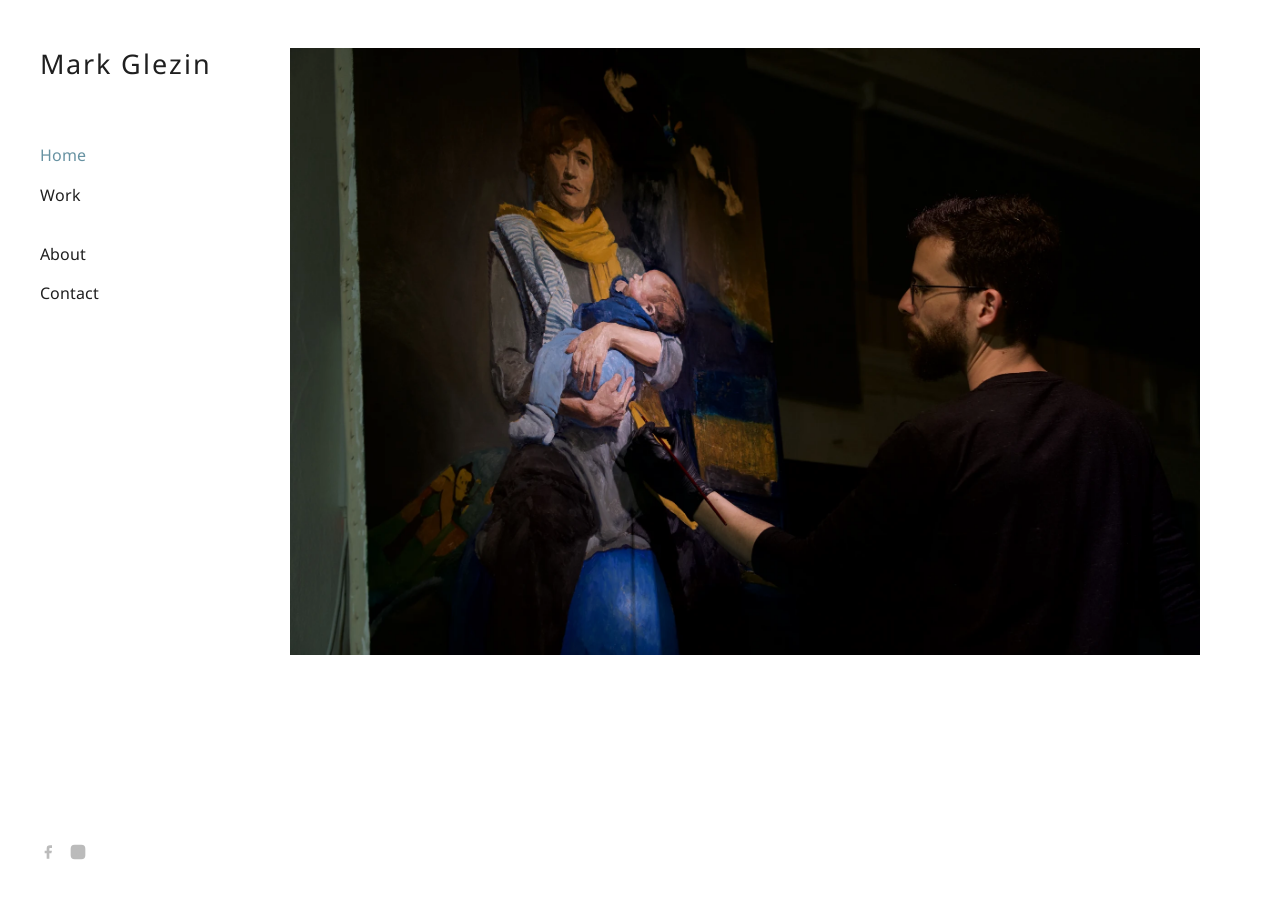
<file: site/index.html>
<!DOCTYPE html>
<html lang="en">
<head>
  <meta charset="UTF-8">
  <meta name="viewport" content="width=device-width, initial-scale=1.0">
  <title>Mark Glezin — Contemporary Figurative Painter | Tel Aviv</title>
  <meta name="description" content="Mark Glezin is a contemporary figurative painter based in Tel Aviv, Israel. Explore original oil paintings, portraits, landscapes, and watercolors. Available for commissions and exhibitions worldwide.">
  <meta name="keywords" content="Mark Glezin, figurative painter, contemporary art, oil paintings, portraits, Tel Aviv artist, Israeli art, fine art, commission portrait">
  <link rel="canonical" href="https://www.markglezin.com/">

  <!-- Open Graph -->
  <meta property="og:type" content="website">
  <meta property="og:title" content="Mark Glezin — Contemporary Figurative Painter">
  <meta property="og:description" content="Contemporary figurative painter based in Tel Aviv. Oil paintings, portraits, landscapes, and watercolors.">
  <meta property="og:image" content="https://www.markglezin.com/images/hero.webp">
  <meta property="og:url" content="https://www.markglezin.com/">
  <meta property="og:site_name" content="Mark Glezin">

  <!-- Twitter Card -->
  <meta name="twitter:card" content="summary_large_image">
  <meta name="twitter:title" content="Mark Glezin — Contemporary Figurative Painter">
  <meta name="twitter:description" content="Contemporary figurative painter based in Tel Aviv, Israel.">
  <meta name="twitter:image" content="https://www.markglezin.com/images/hero.webp">

  <link rel="preconnect" href="https://fonts.googleapis.com">
  <link rel="preconnect" href="https://fonts.gstatic.com" crossorigin>
  <link rel="icon" href="favicon.svg" type="image/svg+xml">
  <link rel="icon" href="favicon.ico" sizes="32x32">
  <link rel="apple-touch-icon" href="apple-touch-icon.png">
  <meta name="theme-color" content="#ffffff">
  <link rel="stylesheet" href="css/style.css">
  <link rel="preload" as="image" href="images/hero.webp">

  <!-- Schema.org structured data -->
  <script type="application/ld+json">
  {
    "@context": "https://schema.org",
    "@type": "Person",
    "name": "Mark Glezin",
    "url": "https://www.markglezin.com",
    "image": "https://www.markglezin.com/images/about.webp",
    "jobTitle": "Figurative Painter",
    "description": "Contemporary figurative painter based in Tel Aviv, Israel, working in oil on panel, oil on canvas, and watercolor.",
    "sameAs": [
      "https://www.facebook.com/MarkGlezinART/",
      "https://www.instagram.com/markglezinart/"
    ],
    "address": {
      "@type": "PostalAddress",
      "addressLocality": "Tel Aviv",
      "addressCountry": "IL"
    },
    "knowsAbout": ["Oil Painting", "Figurative Art", "Portrait Painting", "Watercolor", "Contemporary Art"]
  }
  </script>
</head>
<body>

  <!-- Left Sidebar -->
  <aside class="sidebar">
    <div class="site-title"><a href="/">Mark Glezin</a></div>
    <nav class="sidebar-nav">
      <a href="/" class="active">Home</a>
      <div class="nav-group" id="work-group">
        <span class="nav-label">Work</span>
        <nav class="nav-sub" id="work-sub" aria-label="Work categories"></nav>
      </div>
      <div class="nav-gap"></div>
      <a href="about.html">About</a>
      <a href="contact.html">Contact</a>
    </nav>
    <div class="sidebar-social">
      <a href="https://www.facebook.com/MarkGlezinART/" target="_blank" rel="noopener" aria-label="Facebook">
        <svg viewBox="0 0 24 24"><path d="M18 2h-3a5 5 0 0 0-5 5v3H7v4h3v8h4v-8h3l1-4h-4V7a1 1 0 0 1 1-1h3z"/></svg>
      </a>
      <a href="https://www.instagram.com/markglezinart/" target="_blank" rel="noopener" aria-label="Instagram">
        <svg viewBox="0 0 24 24" fill="none" stroke="currentColor" stroke-width="2"><rect x="2" y="2" width="20" height="20" rx="5" ry="5"/><path d="M16 11.37A4 4 0 1 1 12.63 8 4 4 0 0 1 16 11.37z"/><line x1="17.5" y1="6.5" x2="17.51" y2="6.5"/></svg>
      </a>
    </div>
  </aside>

  <!-- Mobile Header (shown only on small screens) -->
  <div class="mobile-header">
    <div class="mobile-title"><a href="/">Mark Glezin</a></div>
    <button class="hamburger" aria-label="Menu"><span></span><span></span><span></span></button>
  </div>

  <!-- Mobile Nav Overlay -->
  <div class="mobile-nav" role="dialog" aria-label="Navigation">
    <button class="close-btn" aria-label="Close menu">×</button>
    <a href="/" class="active">Home</a>
    <span class="nav-label">Work</span>
    <div class="mobile-sub" id="mobile-work-sub"></div>
    <a href="about.html">About</a>
    <a href="contact.html">Contact</a>
  </div>

  <!-- Main Content -->
  <div class="main">
    <section class="hero">
      <img
        src="images/hero.webp"
        alt="Mark Glezin — Figurative Painter"
        loading="eager"
      >
    </section>
  </div>

  <script src="gallery.js"></script>
  <script>
  // Build Work submenu from gallery data
  (function(){
    if (!window.GALLERY) return;
    var cats = GALLERY.categories || [];
    ['work-sub','mobile-work-sub'].forEach(function(id){
      var el = document.getElementById(id);
      if (!el) return;
      cats.forEach(function(cat){
        var slug = cat.toLowerCase().replace(/\s+/g,'-');
        var a = document.createElement('a');
        a.href = 'works.html#' + slug;
        a.textContent = cat;
        el.appendChild(a);
      });
    });
  })();
  </script>
  <script src="js/main.js"></script>
</body>
</html>
</file>
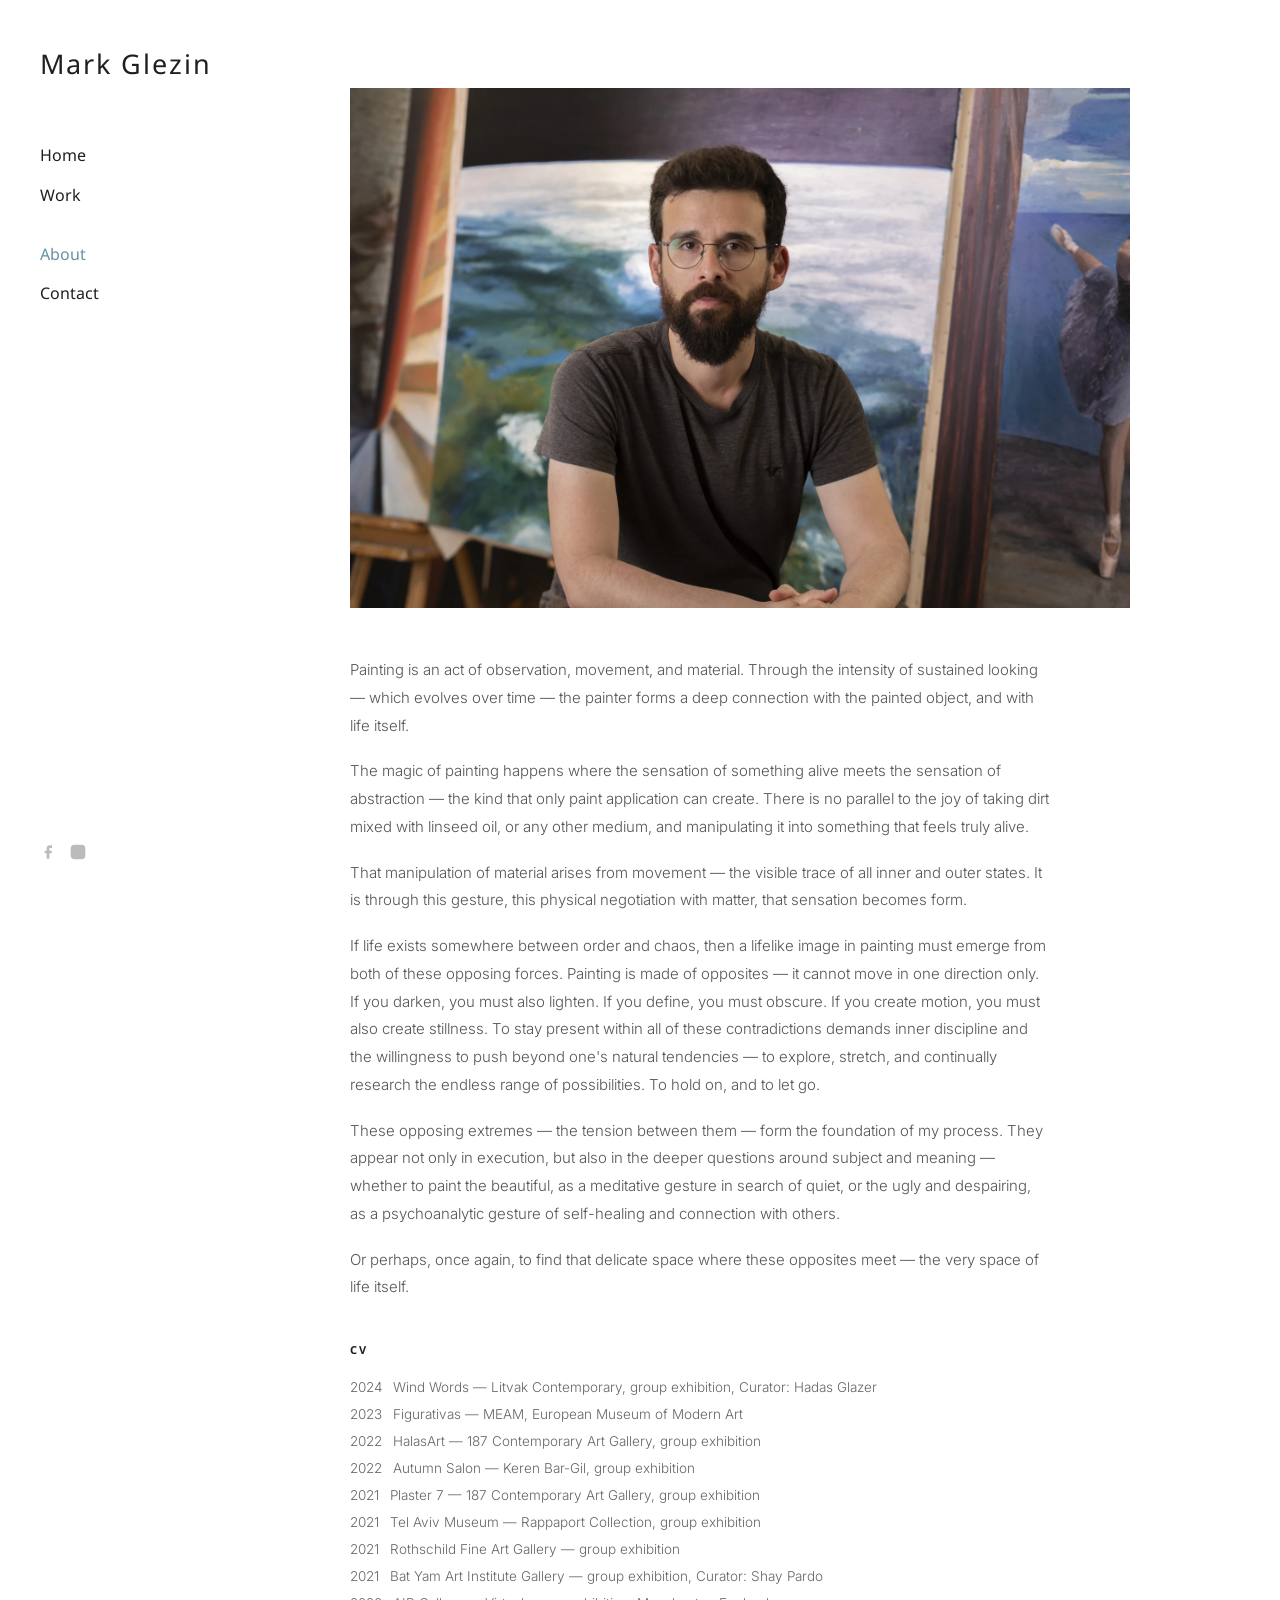
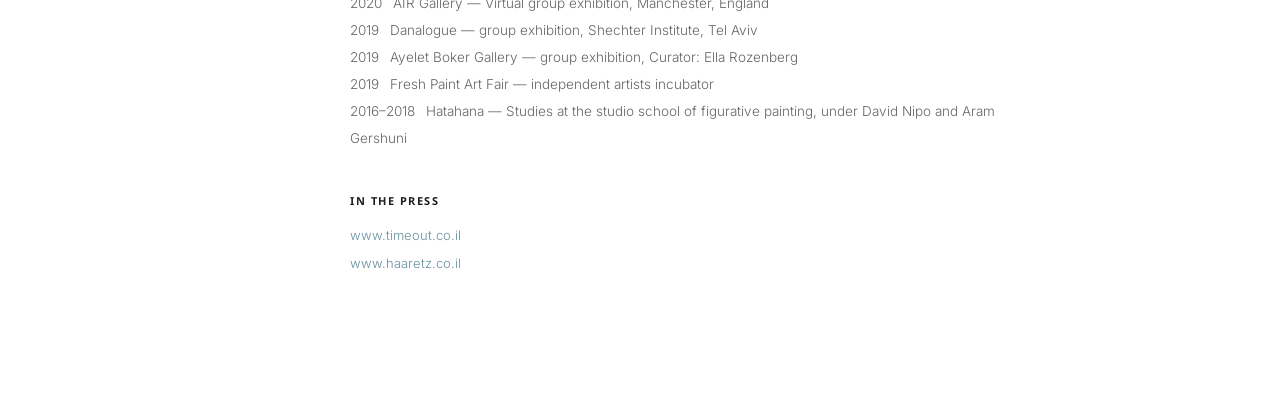
<file: site/about.html>
<!DOCTYPE html>
<html lang="en">
<head>
  <meta charset="UTF-8">
  <meta name="viewport" content="width=device-width, initial-scale=1.0">
  <title>About Mark Glezin — Contemporary Figurative Painter, Tel Aviv</title>
  <meta name="description" content="Learn about Mark Glezin, a contemporary figurative painter working from his studio in Tel Aviv, Israel. Trained in classical techniques, creating portraits, still life, and landscapes in oil and watercolor.">
  <meta name="keywords" content="Mark Glezin biography, figurative artist Tel Aviv, Israeli contemporary painter, oil painter">
  <link rel="canonical" href="https://www.markglezin.com/about.html">

  <!-- Open Graph -->
  <meta property="og:type" content="profile">
  <meta property="og:title" content="About Mark Glezin — Contemporary Figurative Painter">
  <meta property="og:description" content="Contemporary figurative painter working from Tel Aviv, Israel.">
  <meta property="og:image" content="https://www.markglezin.com/images/about.webp">
  <meta property="og:url" content="https://www.markglezin.com/about.html">

  <!-- Twitter Card -->
  <meta name="twitter:card" content="summary_large_image">
  <meta name="twitter:title" content="About Mark Glezin">
  <meta name="twitter:image" content="https://www.markglezin.com/images/about.webp">

  <link rel="preconnect" href="https://fonts.googleapis.com">
  <link rel="preconnect" href="https://fonts.gstatic.com" crossorigin>
  <link rel="icon" href="favicon.svg" type="image/svg+xml">
  <link rel="icon" href="favicon.ico" sizes="32x32">
  <link rel="apple-touch-icon" href="apple-touch-icon.png">
  <meta name="theme-color" content="#ffffff">
  <link rel="stylesheet" href="css/style.css">
</head>
<body>

  <!-- Left Sidebar -->
  <aside class="sidebar">
    <div class="site-title"><a href="/">Mark Glezin</a></div>
    <nav class="sidebar-nav">
      <a href="/">Home</a>
      <div class="nav-group" id="work-group">
        <span class="nav-label">Work</span>
        <nav class="nav-sub" id="work-sub" aria-label="Work categories"></nav>
      </div>
      <div class="nav-gap"></div>
      <a href="about.html" class="active">About</a>
      <a href="contact.html">Contact</a>
    </nav>
    <div class="sidebar-social">
      <a href="https://www.facebook.com/MarkGlezinART/" target="_blank" rel="noopener" aria-label="Facebook">
        <svg viewBox="0 0 24 24"><path d="M18 2h-3a5 5 0 0 0-5 5v3H7v4h3v8h4v-8h3l1-4h-4V7a1 1 0 0 1 1-1h3z"/></svg>
      </a>
      <a href="https://www.instagram.com/markglezinart/" target="_blank" rel="noopener" aria-label="Instagram">
        <svg viewBox="0 0 24 24" fill="none" stroke="currentColor" stroke-width="2"><rect x="2" y="2" width="20" height="20" rx="5" ry="5"/><path d="M16 11.37A4 4 0 1 1 12.63 8 4 4 0 0 1 16 11.37z"/><line x1="17.5" y1="6.5" x2="17.51" y2="6.5"/></svg>
      </a>
    </div>
  </aside>

  <!-- Mobile Header -->
  <div class="mobile-header">
    <div class="mobile-title"><a href="/">Mark Glezin</a></div>
    <button class="hamburger" aria-label="Menu"><span></span><span></span><span></span></button>
  </div>

  <!-- Mobile Nav Overlay -->
  <div class="mobile-nav" role="dialog" aria-label="Navigation">
    <button class="close-btn" aria-label="Close menu">×</button>
    <a href="/">Home</a>
    <span class="nav-label">Work</span>
    <div class="mobile-sub" id="mobile-work-sub"></div>
    <a href="about.html" class="active">About</a>
    <a href="contact.html">Contact</a>
  </div>

  <!-- Main Content -->
  <div class="main">
    <div class="about-page">

      <div class="about-photo">
        <img
          src="images/about.webp"
          alt="Mark Glezin in the studio"
          loading="eager"
        >
      </div>

      <div class="about-text">

        <p>Painting is an act of observation, movement, and material. Through the intensity of sustained looking — which evolves over time — the painter forms a deep connection with the painted object, and with life itself.</p>

        <p>The magic of painting happens where the sensation of something alive meets the sensation of abstraction — the kind that only paint application can create. There is no parallel to the joy of taking dirt mixed with linseed oil, or any other medium, and manipulating it into something that feels truly alive.</p>

        <p>That manipulation of material arises from movement — the visible trace of all inner and outer states. It is through this gesture, this physical negotiation with matter, that sensation becomes form.</p>

        <p>If life exists somewhere between order and chaos, then a lifelike image in painting must emerge from both of these opposing forces. Painting is made of opposites — it cannot move in one direction only. If you darken, you must also lighten. If you define, you must obscure. If you create motion, you must also create stillness. To stay present within all of these contradictions demands inner discipline and the willingness to push beyond one's natural tendencies — to explore, stretch, and continually research the endless range of possibilities. To hold on, and to let go.</p>

        <p>These opposing extremes — the tension between them — form the foundation of my process. They appear not only in execution, but also in the deeper questions around subject and meaning — whether to paint the beautiful, as a meditative gesture in search of quiet, or the ugly and despairing, as a psychoanalytic gesture of self-healing and connection with others.</p>

        <p>Or perhaps, once again, to find that delicate space where these opposites meet — the very space of life itself.</p>

        <div class="section-label">CV</div>
        <ul class="cv-list">
          <li>2024 &ensp;Wind Words — Litvak Contemporary, group exhibition, Curator: Hadas Glazer</li>
          <li>2023 &ensp;Figurativas — MEAM, European Museum of Modern Art</li>
          <li>2022 &ensp;HalasArt — 187 Contemporary Art Gallery, group exhibition</li>
          <li>2022 &ensp;Autumn Salon — Keren Bar-Gil, group exhibition</li>
          <li>2021 &ensp;Plaster 7 — 187 Contemporary Art Gallery, group exhibition</li>
          <li>2021 &ensp;Tel Aviv Museum — Rappaport Collection, group exhibition</li>
          <li>2021 &ensp;Rothschild Fine Art Gallery — group exhibition</li>
          <li>2021 &ensp;Bat Yam Art Institute Gallery — group exhibition, Curator: Shay Pardo</li>
          <li>2020 &ensp;AIR Gallery — Virtual group exhibition, Manchester, England</li>
          <li>2019 &ensp;Danalogue — group exhibition, Shechter Institute, Tel Aviv</li>
          <li>2019 &ensp;Ayelet Boker Gallery — group exhibition, Curator: Ella Rozenberg</li>
          <li>2019 &ensp;Fresh Paint Art Fair — independent artists incubator</li>
          <li>2016–2018 &ensp;Hatahana — Studies at the studio school of figurative painting, under David Nipo and Aram Gershuni</li>
        </ul>

        <div class="section-label">In the Press</div>
        <div class="press-links">
          <a href="https://www.timeout.co.il" target="_blank" rel="noopener">www.timeout.co.il</a>
          <a href="https://www.haaretz.co.il" target="_blank" rel="noopener">www.haaretz.co.il</a>
        </div>

      </div>
    </div>
  </div>

  <script src="gallery.js"></script>
  <script>
  // Build Work submenu from gallery data
  (function(){
    if (!window.GALLERY) return;
    var cats = GALLERY.categories || [];
    ['work-sub','mobile-work-sub'].forEach(function(id){
      var el = document.getElementById(id);
      if (!el) return;
      cats.forEach(function(cat){
        var slug = cat.toLowerCase().replace(/\s+/g,'-');
        var a = document.createElement('a');
        a.href = 'works.html#' + slug;
        a.textContent = cat;
        el.appendChild(a);
      });
    });
  })();
  </script>
  <script src="js/main.js"></script>
</body>
</html>
</file>
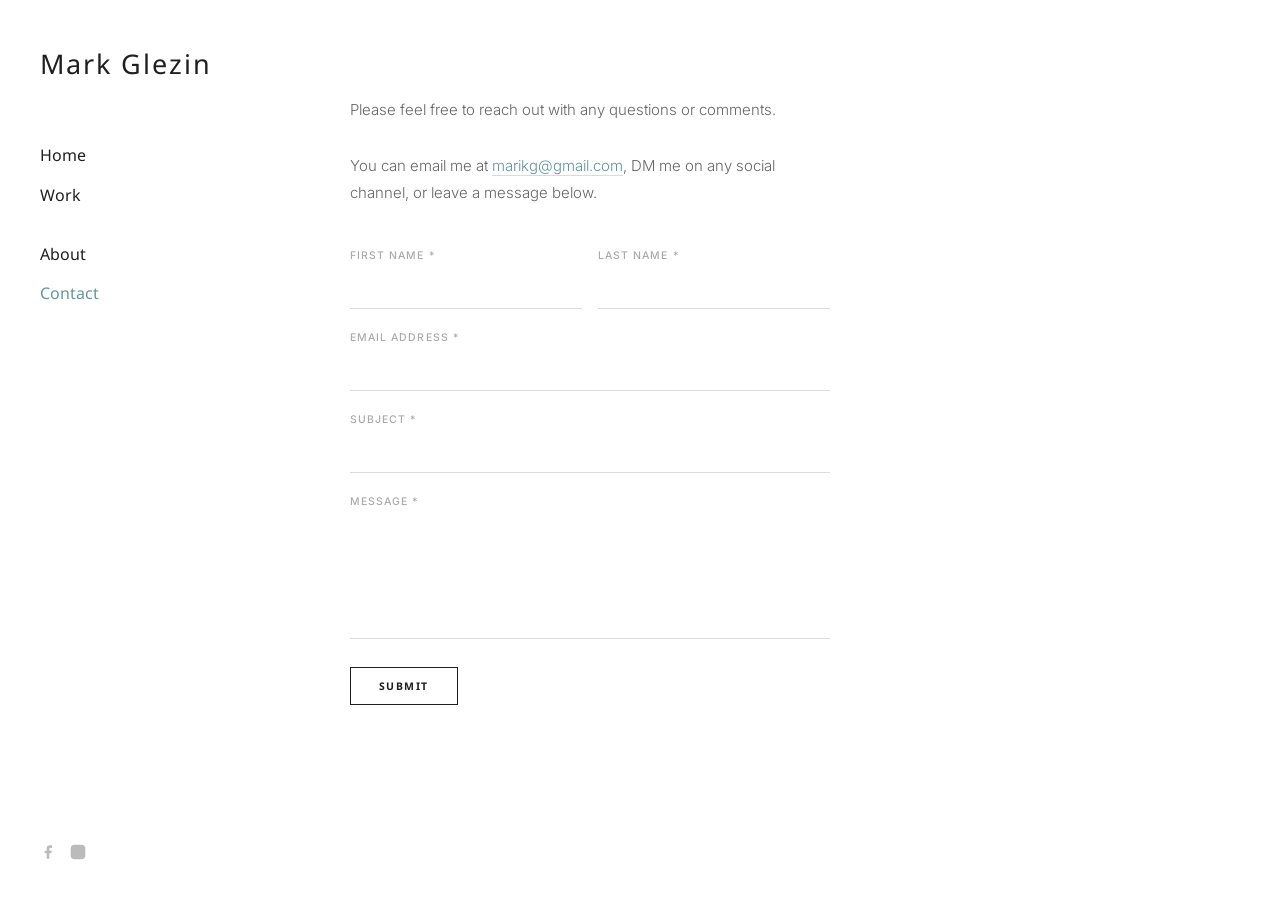
<file: site/contact.html>
<!DOCTYPE html>
<html lang="en">
<head>
  <meta charset="UTF-8">
  <meta name="viewport" content="width=device-width, initial-scale=1.0">
  <title>Contact Mark Glezin — Commissions, Exhibitions &amp; Inquiries</title>
  <meta name="description" content="Contact figurative painter Mark Glezin for commissions, exhibition inquiries, gallery representation, or to purchase original paintings. Based in Tel Aviv, available worldwide.">
  <meta name="keywords" content="contact Mark Glezin, commission portrait, buy figurative paintings, art inquiry, gallery representation">
  <link rel="canonical" href="https://www.markglezin.com/contact.html">

  <!-- Open Graph -->
  <meta property="og:type" content="website">
  <meta property="og:title" content="Contact Mark Glezin">
  <meta property="og:description" content="Commission portraits, exhibition inquiries, or purchase original figurative paintings.">
  <meta property="og:url" content="https://www.markglezin.com/contact.html">

  <link rel="preconnect" href="https://fonts.googleapis.com">
  <link rel="preconnect" href="https://fonts.gstatic.com" crossorigin>
  <link rel="icon" href="favicon.svg" type="image/svg+xml">
  <link rel="icon" href="favicon.ico" sizes="32x32">
  <link rel="apple-touch-icon" href="apple-touch-icon.png">
  <meta name="theme-color" content="#ffffff">
  <link rel="stylesheet" href="css/style.css">
</head>
<body>

  <!-- Left Sidebar -->
  <aside class="sidebar">
    <div class="site-title"><a href="/">Mark Glezin</a></div>
    <nav class="sidebar-nav">
      <a href="/">Home</a>
      <div class="nav-group" id="work-group">
        <span class="nav-label">Work</span>
        <nav class="nav-sub" id="work-sub" aria-label="Work categories"></nav>
      </div>
      <div class="nav-gap"></div>
      <a href="about.html">About</a>
      <a href="contact.html" class="active">Contact</a>
    </nav>
    <div class="sidebar-social">
      <a href="https://www.facebook.com/MarkGlezinART/" target="_blank" rel="noopener" aria-label="Facebook">
        <svg viewBox="0 0 24 24"><path d="M18 2h-3a5 5 0 0 0-5 5v3H7v4h3v8h4v-8h3l1-4h-4V7a1 1 0 0 1 1-1h3z"/></svg>
      </a>
      <a href="https://www.instagram.com/markglezinart/" target="_blank" rel="noopener" aria-label="Instagram">
        <svg viewBox="0 0 24 24" fill="none" stroke="currentColor" stroke-width="2"><rect x="2" y="2" width="20" height="20" rx="5" ry="5"/><path d="M16 11.37A4 4 0 1 1 12.63 8 4 4 0 0 1 16 11.37z"/><line x1="17.5" y1="6.5" x2="17.51" y2="6.5"/></svg>
      </a>
    </div>
  </aside>

  <!-- Mobile Header -->
  <div class="mobile-header">
    <div class="mobile-title"><a href="/">Mark Glezin</a></div>
    <button class="hamburger" aria-label="Menu"><span></span><span></span><span></span></button>
  </div>

  <!-- Mobile Nav Overlay -->
  <div class="mobile-nav" role="dialog" aria-label="Navigation">
    <button class="close-btn" aria-label="Close menu">×</button>
    <a href="/">Home</a>
    <span class="nav-label">Work</span>
    <div class="mobile-sub" id="mobile-work-sub"></div>
    <a href="about.html">About</a>
    <a href="contact.html" class="active">Contact</a>
  </div>

  <!-- Main Content -->
  <div class="main">
    <div class="contact-page">
      <p class="contact-intro">
        Please feel free to reach out with any questions or comments.<br><br>
        You can email me at <a href="mailto:marikg@gmail.com">marikg@gmail.com</a>,
        DM me on any social channel, or leave a message below.
      </p>

      <form
        id="contact-form"
        class="contact-form"
        data-endpoint="https://formspree.io/f/xgopvqlb"
        novalidate
      >
        <div class="form-row">
          <div class="form-group">
            <label for="first-name">First Name <span aria-hidden="true">*</span></label>
            <input type="text" id="first-name" name="first_name" required autocomplete="given-name">
          </div>
          <div class="form-group">
            <label for="last-name">Last Name <span aria-hidden="true">*</span></label>
            <input type="text" id="last-name" name="last_name" required autocomplete="family-name">
          </div>
        </div>

        <div class="form-group">
          <label for="email">Email Address <span aria-hidden="true">*</span></label>
          <input type="email" id="email" name="email" required autocomplete="email">
        </div>

        <div class="form-group">
          <label for="subject">Subject <span aria-hidden="true">*</span></label>
          <input type="text" id="subject" name="subject" required>
        </div>

        <div class="form-group">
          <label for="message">Message <span aria-hidden="true">*</span></label>
          <textarea id="message" name="message" rows="6" required></textarea>
        </div>

        <button type="submit" class="submit-btn">Submit</button>
      </form>

      <div class="form-success" role="alert">
        Thank you for your message! I'll be in touch soon.
      </div>
    </div>
  </div>

  <script src="gallery.js"></script>
  <script>
  // Build Work submenu from gallery data
  (function(){
    if (!window.GALLERY) return;
    var cats = GALLERY.categories || [];
    ['work-sub','mobile-work-sub'].forEach(function(id){
      var el = document.getElementById(id);
      if (!el) return;
      cats.forEach(function(cat){
        var slug = cat.toLowerCase().replace(/\s+/g,'-');
        var a = document.createElement('a');
        a.href = 'works.html#' + slug;
        a.textContent = cat;
        el.appendChild(a);
      });
    });
  })();
  </script>
  <script src="js/main.js"></script>
</body>
</html>
</file>
<file: site/css/style.css>
/* ============================================
   Mark Glezin — Artist Portfolio
   ============================================ */

@import url('https://fonts.googleapis.com/css2?family=Noto+Sans:ital,wght@0,300;0,400;0,700;1,300;1,400&family=Inter:wght@300;400;500&display=swap');

/* ── Reset & Base ── */
*, *::before, *::after { box-sizing: border-box; margin: 0; padding: 0; }
html { font-size: 16px; }
body {
  font-family: 'Inter', 'Helvetica Neue', Helvetica, Arial, sans-serif;
  background: #fff;
  color: #666;
  line-height: 1.7;
  font-weight: 300;
  -webkit-font-smoothing: antialiased;
  display: flex;
  min-height: 100vh;
}
a { color: inherit; text-decoration: none; }
img { display: block; max-width: 100%; }

/* ── Sidebar ── */
.sidebar {
  width: 260px;
  min-height: 100vh;
  position: fixed;
  top: 0; left: 0;
  background: #fff;
  display: flex;
  flex-direction: column;
  padding: 48px 40px 40px;
  z-index: 100;
  flex-shrink: 0;
}

.site-title {
  font-family: 'Noto Sans', sans-serif;
  font-size: 27px;
  font-weight: 400;
  letter-spacing: 2px;
  color: #1f1f1f;
  margin-bottom: 56px;
  line-height: 1.2;
}
.site-title a { color: inherit; }
.site-title a:hover { color: #6792a2; }

.sidebar-nav {
  display: flex;
  flex-direction: column;
  gap: 0;
}

.sidebar-nav a,
.sidebar-nav .nav-label {
  font-family: 'Noto Sans', sans-serif;
  font-size: 16px;
  font-weight: 400;
  letter-spacing: normal;
  color: #1f1f1f;
  padding: 6px 0;
  transition: color 0.2s;
  display: block;
}
.sidebar-nav a:hover { color: #6792a2; }
.sidebar-nav a.active,
.sidebar-nav .nav-label.active { color: #6792a2; }

.sidebar-nav .nav-gap { height: 20px; }

/* ── Work dropdown sub-nav ── */
.nav-group { display: block; }

.nav-sub {
  display: none;
  flex-direction: column;
  padding: 0 0 4px 14px;
}
/* Show on hover (non-works pages) or when .open class added (works page) */
.nav-group:hover .nav-sub,
.nav-group.open  .nav-sub { display: flex; }

.nav-sub a {
  font-family: 'Noto Sans', sans-serif;
  font-size: 12px;
  font-weight: 400;
  letter-spacing: 0.04em;
  color: #999;
  padding: 4px 0;
  transition: color 0.2s;
  display: block;
}
.nav-sub a:hover  { color: #6792a2; }
.nav-sub a.active { color: #6792a2; }

/* Mobile overlay sub-links */
.mobile-sub {
  display: flex;
  flex-direction: column;
  align-items: center;
  gap: 6px;
  margin: -16px 0 8px;
}
.mobile-sub a {
  font-family: 'Noto Sans', sans-serif;
  font-size: 13px;
  letter-spacing: 0.06em;
  color: #aaa;
}
.mobile-sub a:hover,
.mobile-sub a.active { color: #6792a2; }

.sidebar-social {
  display: flex;
  gap: 14px;
  margin-top: auto;
  padding-top: 32px;
}
.sidebar-social a {
  color: #bbb;
  transition: color 0.2s;
  display: flex;
  align-items: center;
}
.sidebar-social a:hover { color: #1f1f1f; }
.sidebar-social svg { width: 16px; height: 16px; fill: currentColor; }

/* ── Mobile top bar (hidden on desktop) ── */
.mobile-header {
  display: none;
  position: fixed;
  top: 0; left: 0; right: 0;
  height: 56px;
  background: rgba(255,255,255,0.97);
  backdrop-filter: blur(4px);
  border-bottom: 1px solid rgba(0,0,0,0.06);
  z-index: 200;
  align-items: center;
  justify-content: space-between;
  padding: 0 20px;
}
.mobile-header .mobile-title {
  font-family: 'Noto Sans', sans-serif;
  font-size: 20px;
  font-weight: 400;
  letter-spacing: 2px;
  color: #1f1f1f;
}
.mobile-header .mobile-title a { color: inherit; }
.hamburger {
  display: none;
  flex-direction: column;
  gap: 5px;
  cursor: pointer;
  background: none;
  border: none;
  padding: 4px;
}
.hamburger span {
  display: block;
  width: 22px;
  height: 1.5px;
  background: #1f1f1f;
}

/* ── Mobile Nav Overlay ── */
.mobile-nav {
  position: fixed;
  inset: 0;
  background: #fff;
  z-index: 300;
  display: flex;
  flex-direction: column;
  align-items: center;
  justify-content: center;
  gap: 28px;
  opacity: 0;
  visibility: hidden;
  transform: translateY(-12px);
  transition: opacity 0.35s ease, transform 0.35s ease, visibility 0.35s;
}
.mobile-nav.open {
  opacity: 1;
  visibility: visible;
  transform: translateY(0);
}
.mobile-nav a,
.mobile-nav .nav-label {
  font-family: 'Noto Sans', sans-serif;
  font-size: 18px;
  font-weight: 400;
  letter-spacing: 0.08em;
  color: #1f1f1f;
}
.mobile-nav a:hover,
.mobile-nav a.active,
.mobile-nav .nav-label.active { color: #6792a2; }
.mobile-nav .close-btn {
  position: absolute;
  top: 16px; right: 20px;
  font-size: 32px;
  cursor: pointer;
  color: #1f1f1f;
  background: none;
  border: none;
  line-height: 1;
}

/* ── Main content wrapper ── */
.main {
  margin-left: 260px;
  flex: 1;
  min-height: 100vh;
  padding: 48px 80px 60px 30px;
}

/* ── HOME — Hero ── */
.hero {
  width: 100%;
}
.hero img {
  width: 100%;
  height: auto;
  max-height: calc(100vh - 96px);
  object-fit: contain;
  display: block;
}

/* ── WORKS — Gallery ── */
/* 3 equal-width masonry columns; images keep natural aspect ratio,
   each image sits directly below the previous one in its column. */
.gallery-grid {
  display: flex;
  gap: 4px;
  padding: 0;
}

.gallery-col {
  flex: 1;
  display: flex;
  flex-direction: column;
  gap: 4px;
  min-width: 0;        /* allow columns to shrink below content size */
}

.gallery-item {
  cursor: pointer;
  overflow: hidden;
}

.gallery-item img {
  width: 100%;
  height: auto;
  display: block;
  background: #f5f5f5;
}

/* ── Lightbox ── */
.lightbox {
  display: none;
  position: fixed;
  inset: 0;
  background: rgba(0,0,0,0.93);
  z-index: 500;
  align-items: center;
  justify-content: center;
  flex-direction: column;
}
.lightbox.open { display: flex; }

.lightbox-img-wrap {
  position: relative;
  max-width: min(90vw, calc(100vw - 260px));
  max-height: 88vh;
  display: grid;
  align-items: center;
  justify-items: center;
}
/* Two stacked images for ghost-free cross-fade */
.lightbox-img-wrap .lb-img {
  grid-area: 1 / 1;
  max-width: 100%;
  max-height: 88vh;
  object-fit: contain;
  opacity: 0;
  transition: opacity 0.3s ease;
  display: block;
}
.lightbox-img-wrap .lb-img.lb-active { opacity: 1; }

/* Subtle spinner shown while next image loads */
.lightbox-img-wrap .lb-spinner {
  position: absolute;
  width: 28px;
  height: 28px;
  border: 2px solid rgba(255,255,255,0.15);
  border-top-color: rgba(255,255,255,0.6);
  border-radius: 50%;
  animation: lb-spin 0.7s linear infinite;
  opacity: 0;
  transition: opacity 0.2s;
  pointer-events: none;
}
.lightbox-img-wrap .lb-spinner.visible { opacity: 1; }
@keyframes lb-spin { to { transform: rotate(360deg); } }

.lightbox-caption {
  color: rgba(255,255,255,0.7);
  font-size: 12.5px;
  letter-spacing: 0.05em;
  margin-top: 14px;
  text-align: center;
  transition: opacity 0.2s ease;
}

.lightbox-close {
  position: fixed;
  top: 18px; right: 24px;
  color: rgba(255,255,255,0.7);
  font-size: 34px;
  cursor: pointer;
  background: none;
  border: none;
  line-height: 1;
  transition: color 0.2s;
}
.lightbox-close:hover { color: #fff; }

.lightbox-prev,
.lightbox-next {
  position: fixed;
  top: 50%;
  transform: translateY(-50%);
  background: none;
  border: none;
  color: rgba(255,255,255,0.55);
  font-size: 44px;
  cursor: pointer;
  padding: 16px;
  line-height: 1;
  transition: color 0.2s;
  user-select: none;
}
.lightbox-prev:hover,
.lightbox-next:hover { color: #fff; }
.lightbox-prev { left: 8px; }
.lightbox-next { right: 8px; }

/* ── ABOUT ── */
.about-page {
  padding: 40px 60px 80px;
  max-width: 900px;
}

.about-photo {
  margin-bottom: 48px;
}
.about-photo img {
  max-height: 520px;
  width: auto;
  max-width: 100%;
  height: auto;
  display: block;
}

.about-text p {
  font-size: 15px;
  line-height: 1.85;
  color: #555;
  margin-bottom: 18px;
  max-width: 700px;
}

.section-label {
  font-family: 'Noto Sans', sans-serif;
  font-size: 11px;
  font-weight: 700;
  letter-spacing: 0.14em;
  text-transform: uppercase;
  color: #1f1f1f;
  margin: 40px 0 14px;
}

.cv-list {
  list-style: none;
  font-size: 13.5px;
  color: #666;
  line-height: 2;
  max-width: 700px;
}

.press-links {
  display: flex;
  flex-direction: column;
  gap: 6px;
  margin-top: 8px;
}
.press-links a {
  font-size: 13px;
  color: #6792a2;
  transition: opacity 0.2s;
}
.press-links a:hover { opacity: 0.7; }

/* ── CONTACT ── */
.contact-page {
  padding: 48px 60px 80px;
  max-width: 600px;
}

.contact-intro {
  font-size: 15px;
  color: #666;
  line-height: 1.85;
  margin-bottom: 40px;
}
.contact-intro a {
  color: #6792a2;
  border-bottom: 1px solid rgba(103,146,162,0.3);
  transition: border-color 0.2s;
}
.contact-intro a:hover { border-color: #6792a2; }

.contact-form { display: flex; flex-direction: column; gap: 20px; }
.form-row { display: grid; grid-template-columns: 1fr 1fr; gap: 16px; }
.form-group { display: flex; flex-direction: column; gap: 6px; }

.form-group label {
  font-size: 10.5px;
  font-weight: 500;
  letter-spacing: 0.1em;
  text-transform: uppercase;
  color: #aaa;
}

.form-group input,
.form-group textarea {
  border: none;
  border-bottom: 1px solid #ddd;
  padding: 10px 0;
  font-family: inherit;
  font-size: 14px;
  color: #333;
  background: transparent;
  outline: none;
  transition: border-color 0.2s;
  resize: none;
  width: 100%;
}
.form-group input:focus,
.form-group textarea:focus { border-bottom-color: #6792a2; }
.form-group textarea { min-height: 110px; }

.submit-btn {
  align-self: flex-start;
  background: none;
  border: 1px solid #1f1f1f;
  color: #1f1f1f;
  font-family: 'Noto Sans', sans-serif;
  font-size: 10.5px;
  font-weight: 700;
  letter-spacing: 0.14em;
  text-transform: uppercase;
  padding: 11px 28px;
  cursor: pointer;
  transition: background 0.2s, color 0.2s;
  margin-top: 8px;
}
.submit-btn:hover { background: #1f1f1f; color: #fff; }

.form-success {
  display: none;
  background: #f0f7f4;
  border: 1px solid #c3ddd4;
  color: #2d6a55;
  padding: 14px 18px;
  font-size: 14px;
}

/* ── Responsive ── */
@media (max-width: 640px) {
  /* Hide desktop sidebar */
  .sidebar { display: none; }

  /* Show mobile top bar */
  .mobile-header { display: flex; }
  .hamburger { display: flex; }

  /* Content takes full width, offset for mobile header */
  .main {
    margin-left: 0;
    padding: 56px 8px 40px;
  }

  .hero img { max-height: none; }

  .gallery-grid { gap: 3px; }
  .gallery-col  { gap: 3px; }

  .about-page { padding: 28px 20px 60px; }
  .contact-page { padding: 28px 20px 60px; }
  .form-row { grid-template-columns: 1fr; }

  .lightbox-prev,
  .lightbox-next { display: none; }
  .lightbox-img-wrap { max-width: 96vw; }
}
</file>
